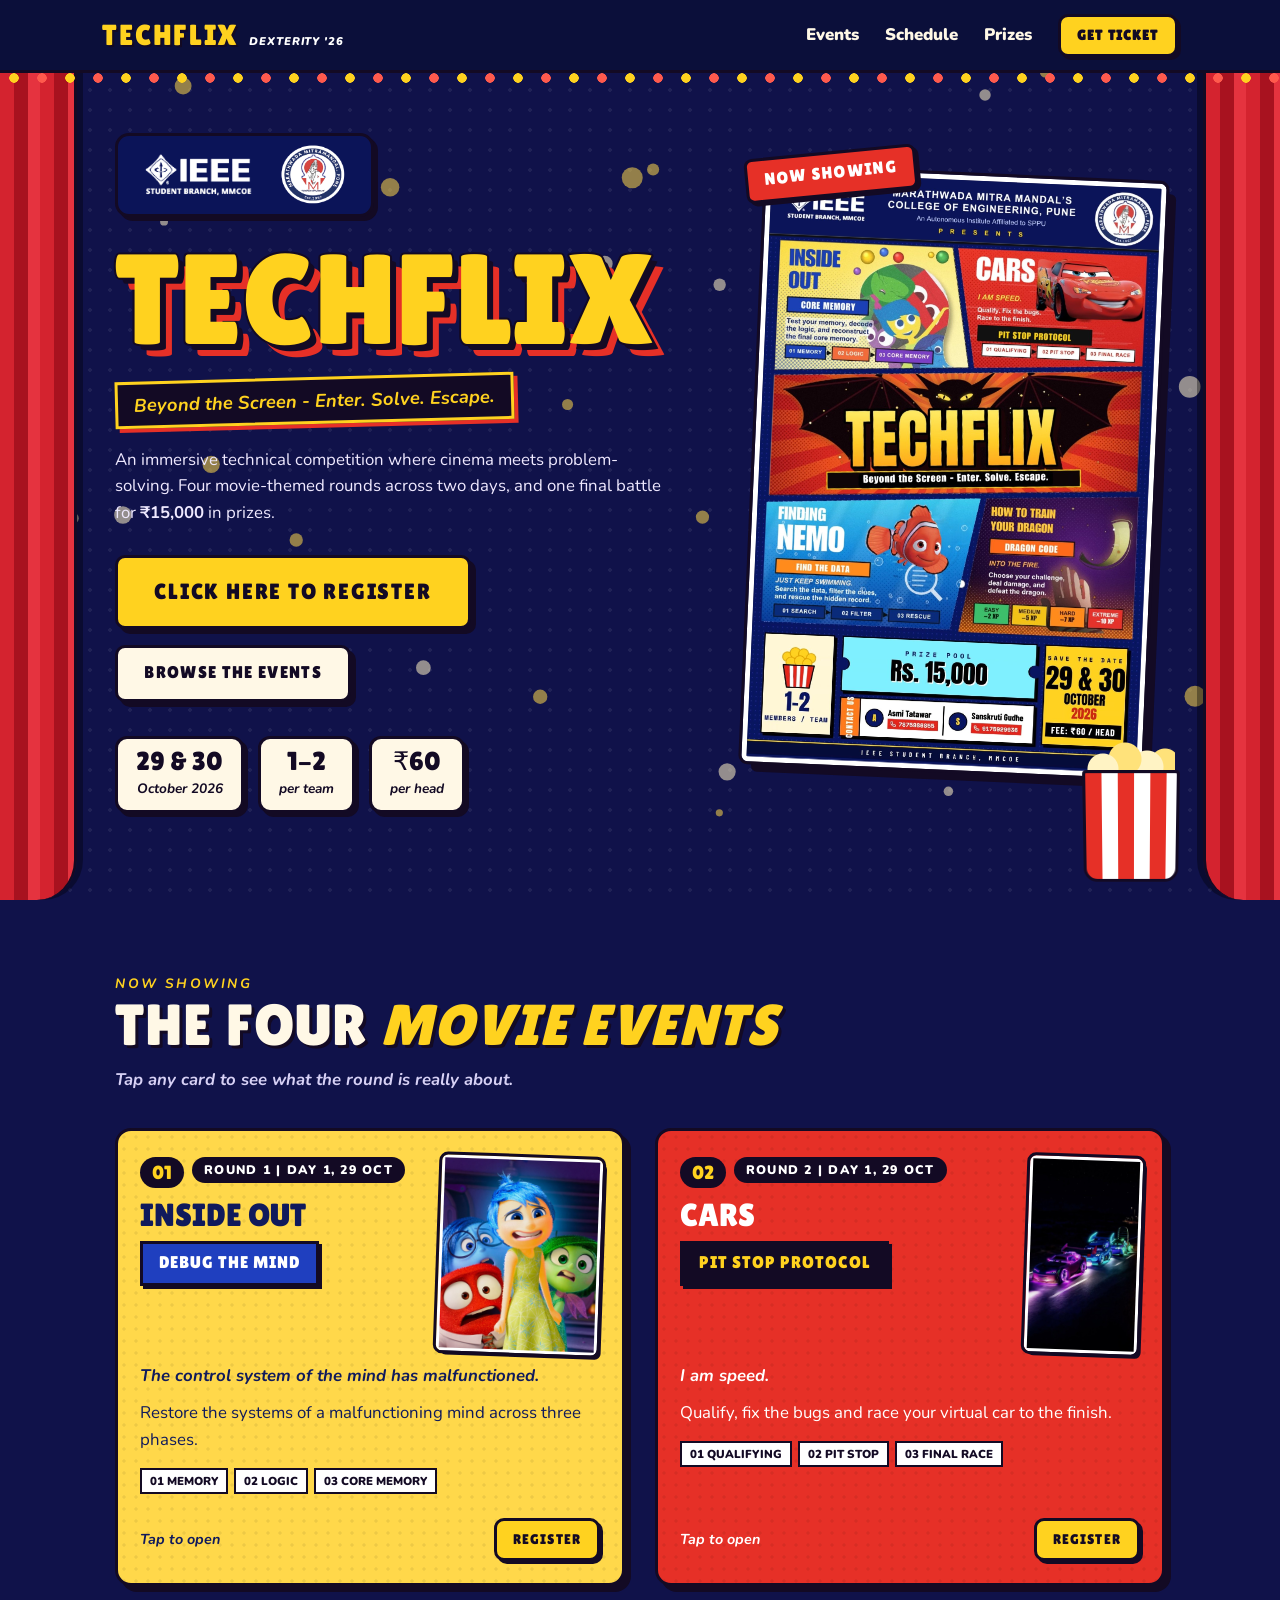
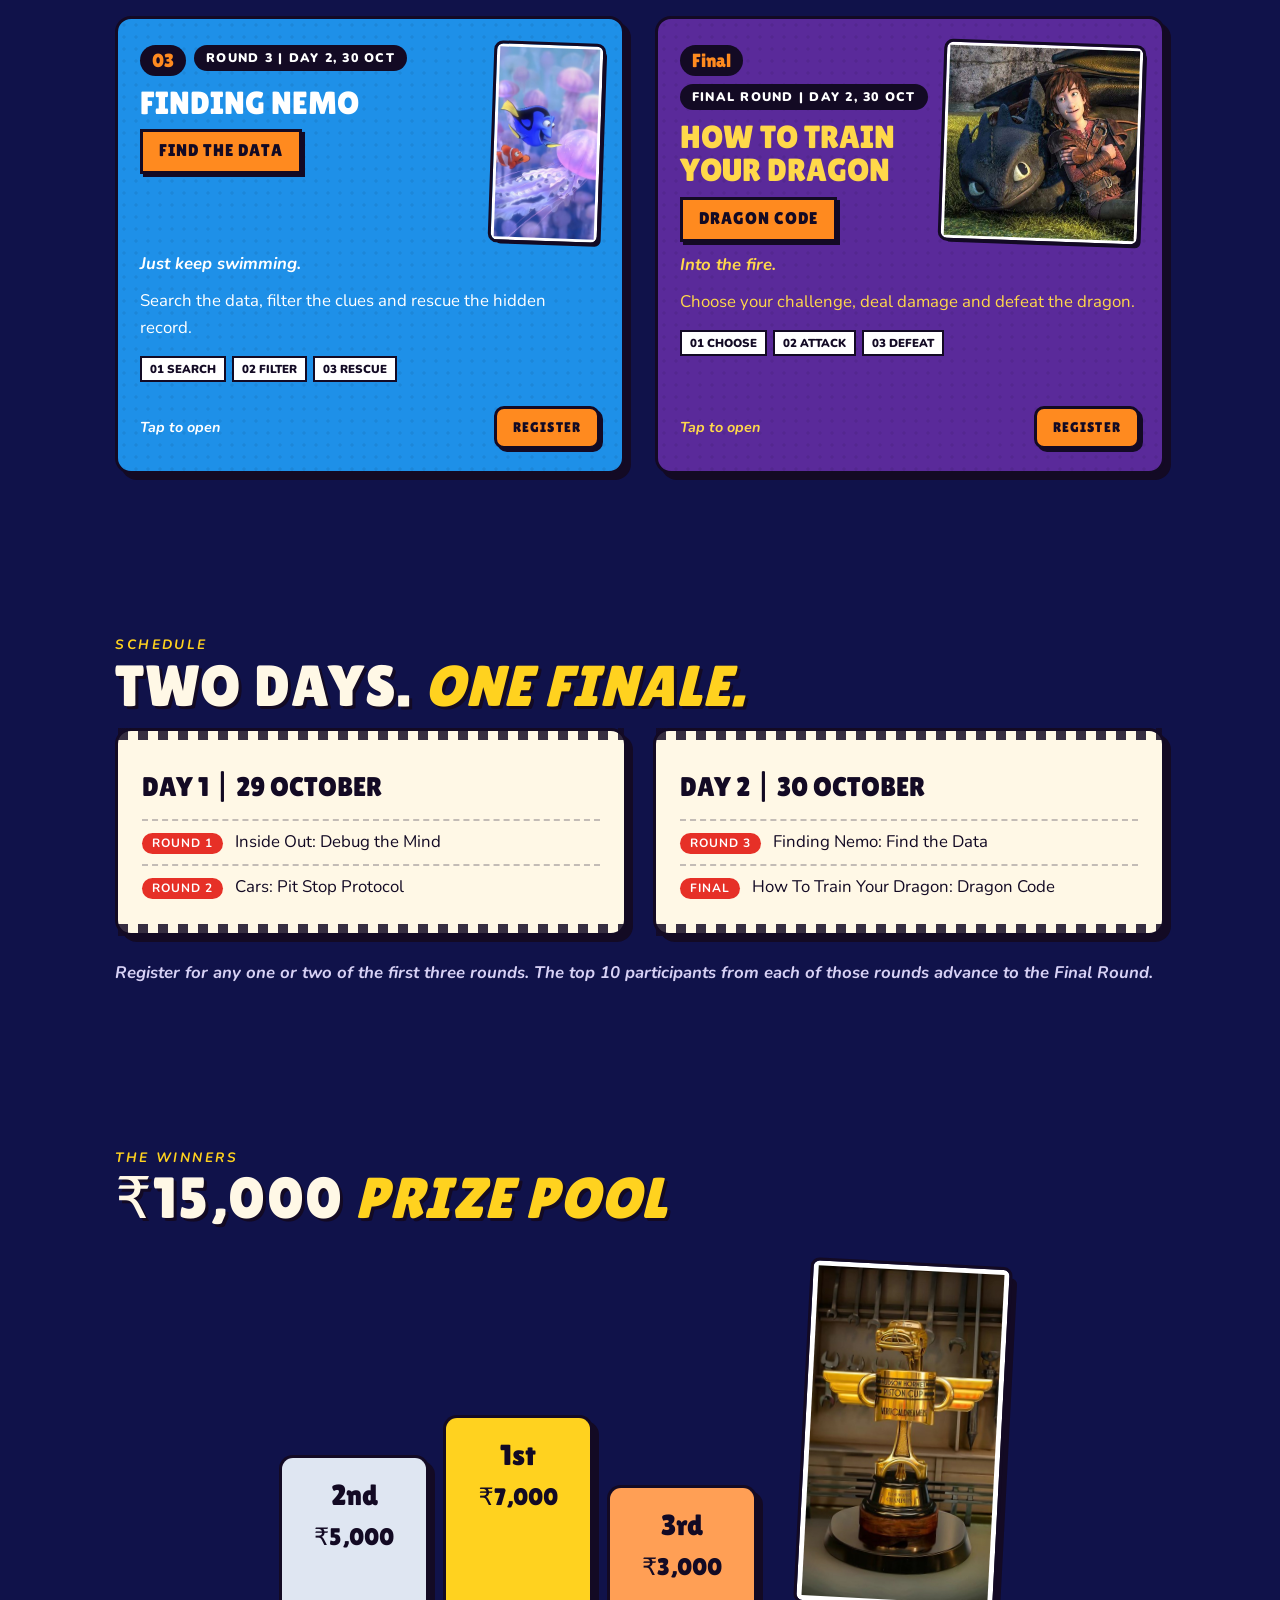
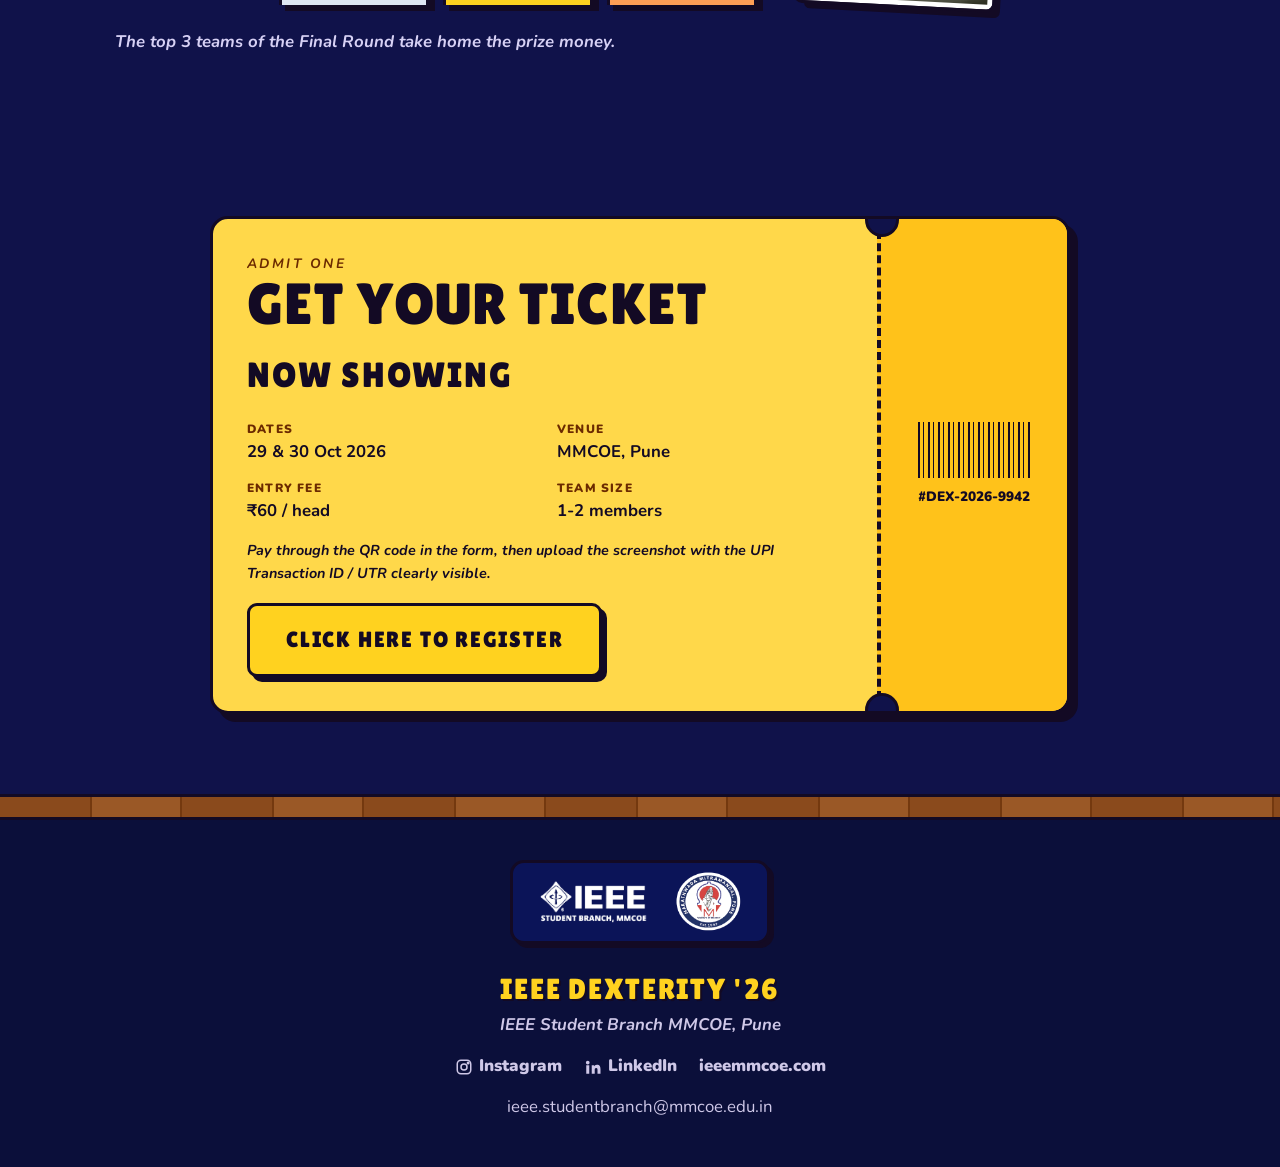
<file: index.html>
<!DOCTYPE html>
<html lang="en">
<head>
  <meta charset="UTF-8">
  <meta name="viewport" content="width=device-width, initial-scale=1.0">
  <title>TECHFLIX | IEEE DEXTERITY '26</title>
  <meta name="description" content="TECHFLIX: movie-themed technical competition at IEEE MMCOE DEXTERITY '26. 29 & 30 October 2026.">
  <link rel="stylesheet" href="assets/css/fonts.css">
  <link rel="stylesheet" href="assets/css/style.css">
</head>
<body>
  <main>
    <section class="hero">
      <div class="hero-text">
        <div class="orgs"><img src="assets/img/ieee-logo.png" alt="IEEE Student Branch MMCOE"><img src="assets/img/mmcoe-logo.png" alt="Marathwada Mitra Mandal's College of Engineering, Pune"></div>
        <h1>TECHFLIX</h1>
        <p class="ribbon tagline-ribbon it">Beyond the Screen - Enter. Solve. Escape.</p>
        <p class="lead">An immersive technical competition where cinema meets problem-solving. Four movie-themed rounds across two days, and one final battle for <strong>₹15,000</strong> in prizes.</p>
        <div class="cta-row">
          <a class="btn big reg-link" href="https://docs.google.com/forms/d/e/1FAIpQLSdHnumldXxSqn1RbnaxC2vwDBEiKSO1rny0v9AYiGeW88EguQ/viewform?usp=header" target="_blank" rel="noopener noreferrer">Click here to register</a>
          <a class="btn ghost" href="#events">Browse the events</a>
        </div>
        <ul class="meta">
          <li><b>29 &amp; 30</b><span>October 2026</span></li>
          <li><b>1-2</b><span>per team</span></li>
          <li><b>₹60</b><span>per head</span></li>
        </ul>
      </div>
      <a class="poster-wrap" href="assets/img/poster.jpg" target="_blank" rel="noopener" aria-label="Open the TECHFLIX poster">
        <span class="sticker">Now showing</span>
        <img class="poster" src="assets/img/poster.jpg" alt="TECHFLIX event poster">
      </a>
      <div class="bucket-wrap" aria-hidden="true"><div class="pop"></div><div class="bucket"></div></div>
    </section>

    <section id="events">
      <p class="eyebrow it">Now showing</p>
      <h2>The four <em>movie events</em></h2>
      <p class="sub it">Tap any card to see what the round is really about.</p>
      <div class="grid" id="cards"></div>
    </section>

    <section id="schedule">
      <p class="eyebrow it">Schedule</p>
      <h2>Two days. <em>One finale.</em></h2>
      <div class="days">
        <div class="day reveal"><h3>Day 1 | 29 October</h3><ul>
          <li><b>Round 1</b> Inside Out: Debug the Mind</li>
          <li><b>Round 2</b> Cars: Pit Stop Protocol</li></ul></div>
        <div class="day reveal"><h3>Day 2 | 30 October</h3><ul>
          <li><b>Round 3</b> Finding Nemo: Find the Data</li>
          <li><b>Final</b> How To Train Your Dragon: Dragon Code</li></ul></div>
      </div>
      <p class="rules it">Register for any one or two of the first three rounds. The top 10 participants from each of those rounds advance to the Final Round.</p>
    </section>

    <section id="prizes">
      <p class="eyebrow it">The winners</p>
      <h2>₹15,000 <em>prize pool</em></h2>
      <div class="prize-row reveal">
      <div class="podium">
        <div class="step s2"><b>2nd</b><span>₹5,000</span></div>
        <div class="step s1"><b>1st</b><span>₹7,000</span></div>
        <div class="step s3"><b>3rd</b><span>₹3,000</span></div>
      </div>
      <figure class="trophy"><img src="assets/img/piston-cup.jpg" alt="Piston Cup trophy" loading="lazy"></figure>
      </div>
      <p class="rules it">The top 3 teams of the Final Round take home the prize money.</p>
    </section>

    <section id="ticket">
      <div class="ticket reveal">
        <div class="main">
          <p class="eyebrow dark it">Admit one</p>
          <h2>Get your ticket</h2>
          <div id="countdown"></div>
          <dl class="facts">
            <div><dt>Dates</dt><dd>29 &amp; 30 Oct 2026</dd></div><div><dt>Venue</dt><dd>MMCOE, Pune</dd></div>
            <div><dt>Entry fee</dt><dd>₹60 / head</dd></div><div><dt>Team size</dt><dd>1-2 members</dd></div>
          </dl>
          <p class="note it">Pay through the QR code in the form, then upload the screenshot with the UPI Transaction ID / UTR clearly visible.</p>
          <a class="btn big reg-link" target="_blank" rel="noopener">Click here to register</a>
        </div>
        <div class="stub"><div><div class="barcode"></div><p>#DEX-2026-9942</p></div></div>
      </div>
    </section>
  </main>

  <script src="assets/js/events.js"></script>
  <script src="assets/js/art.js"></script>
  <script src="assets/js/common.js"></script>
  <script src="assets/js/home.js"></script>
</body>
</html>
</file>
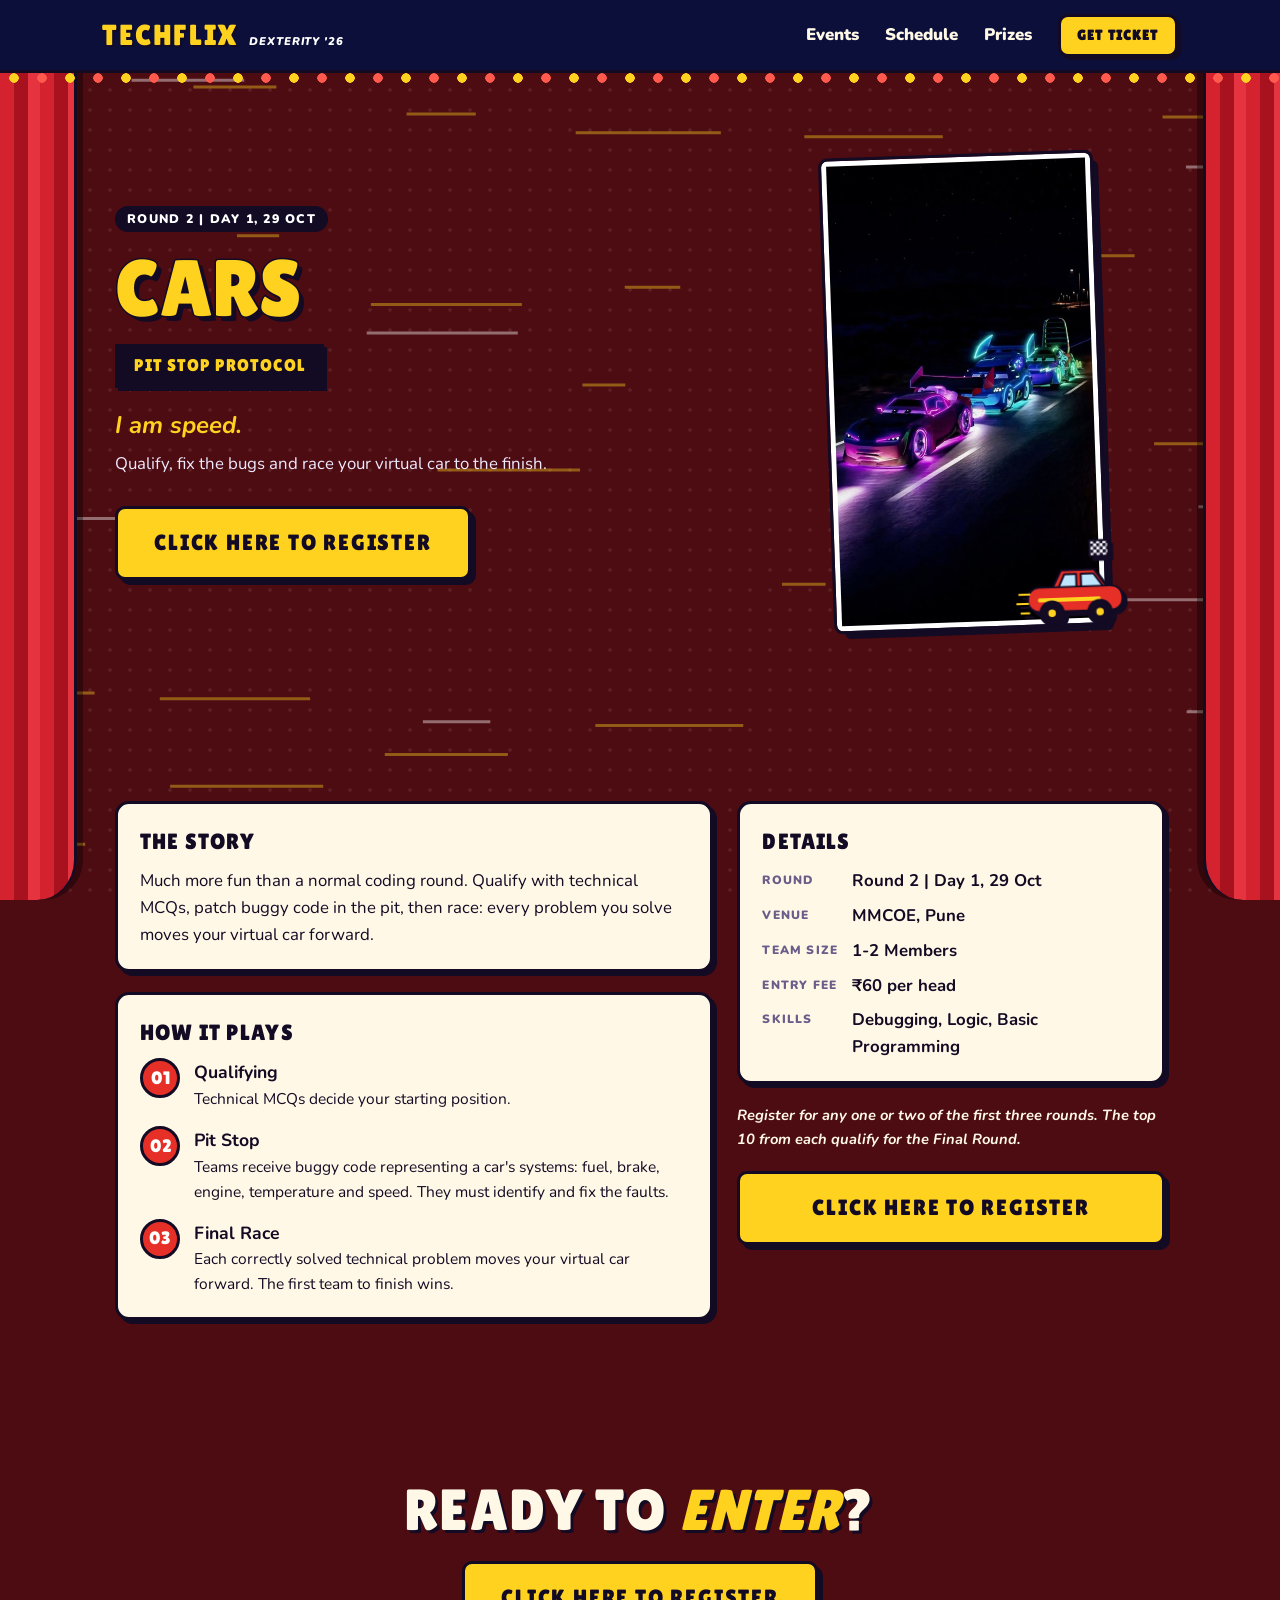
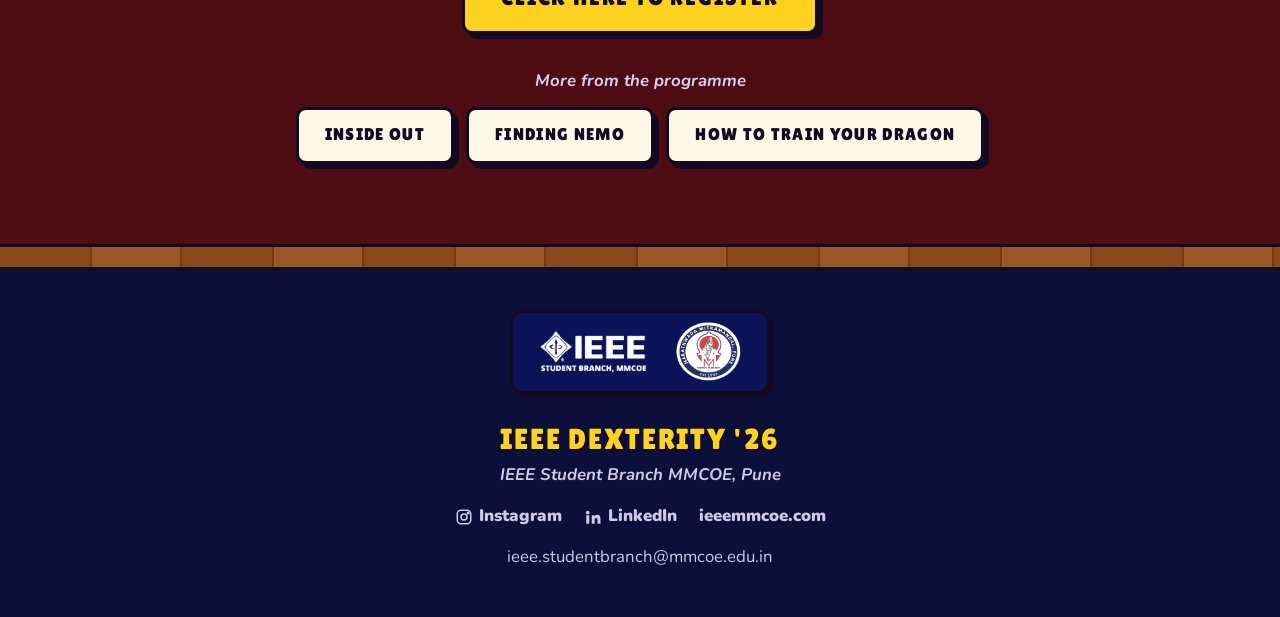
<file: cars.html>
<!DOCTYPE html>
<html lang="en">
<head>
  <meta charset="UTF-8">
  <meta name="viewport" content="width=device-width, initial-scale=1.0">
  <title>Cars | TECHFLIX</title>
  <link rel="stylesheet" href="assets/css/fonts.css">
  <link rel="stylesheet" href="assets/css/style.css">
</head>
<body data-event="cars">
  <main id="app"></main>
  <script src="assets/js/events.js"></script>
  <script src="assets/js/art.js"></script>
  <script src="assets/js/common.js"></script>
  <script src="assets/js/event.js"></script>
</body>
</html>
</file>
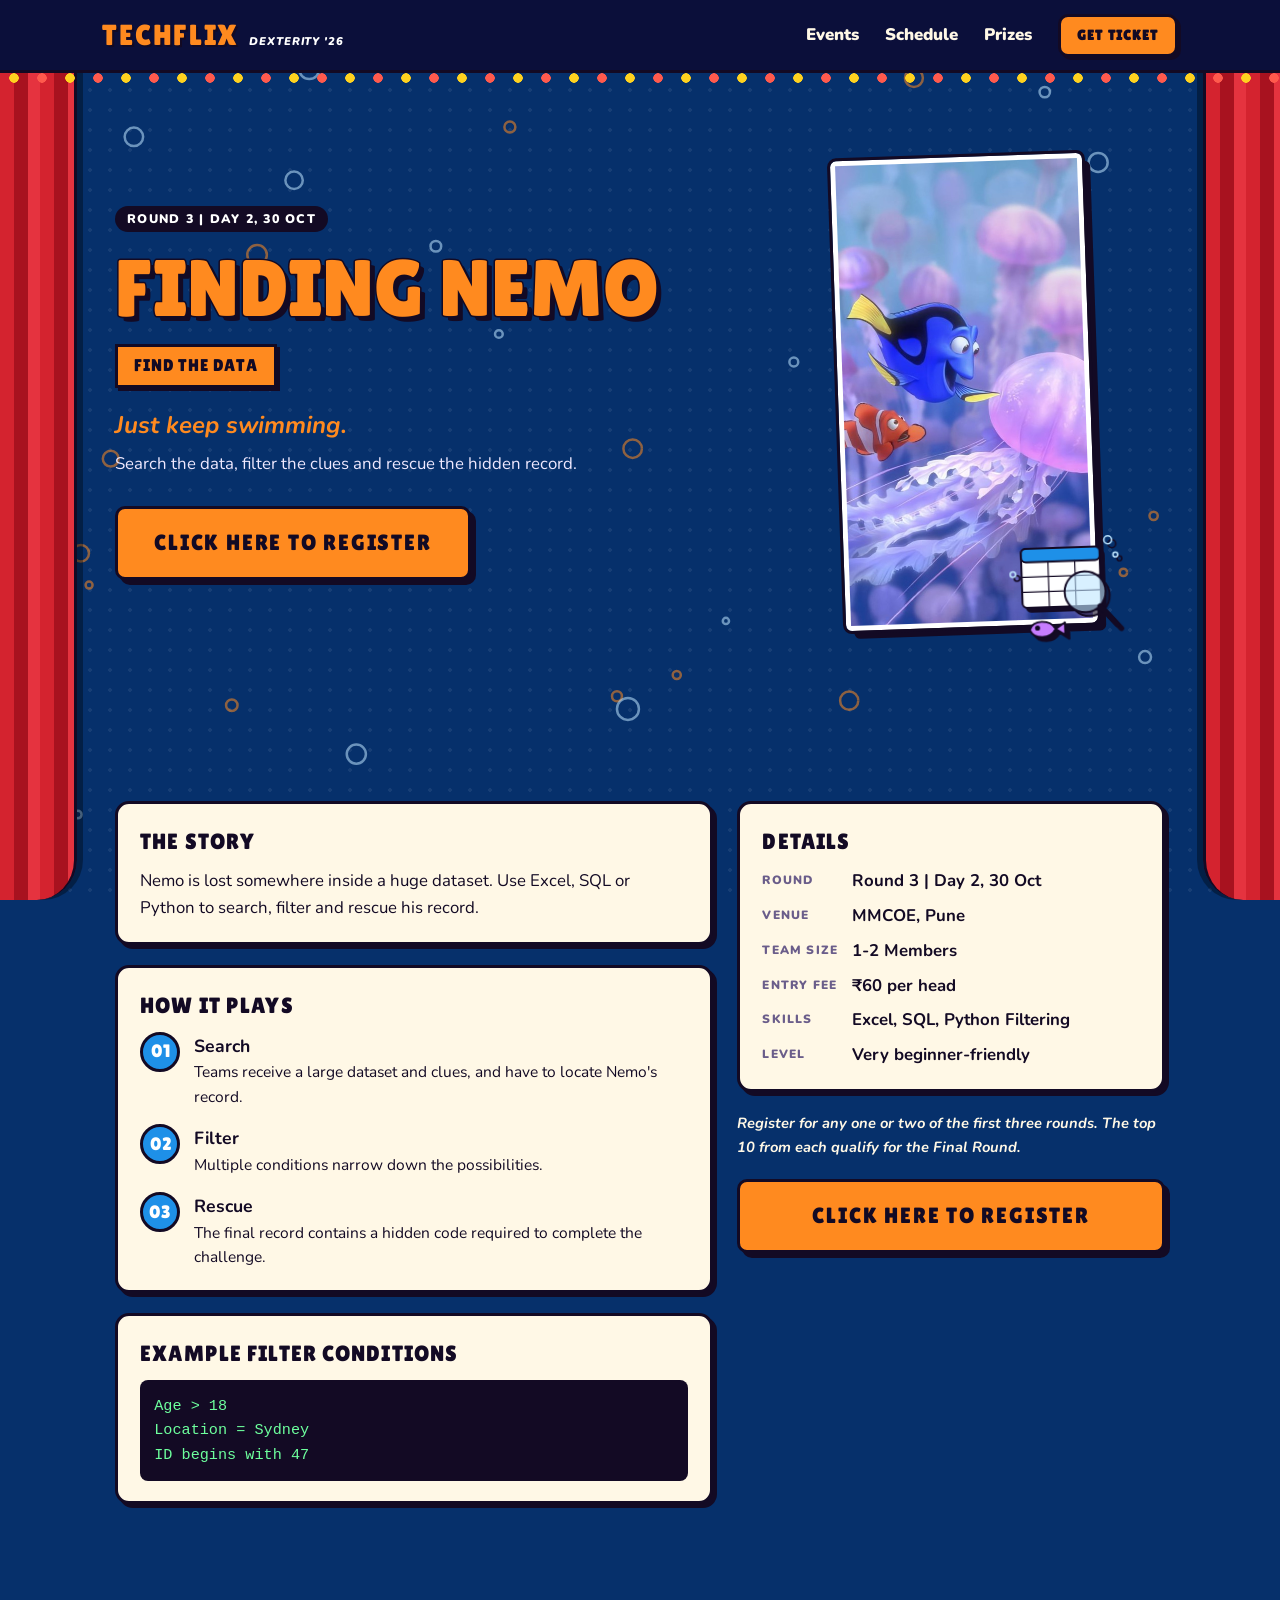
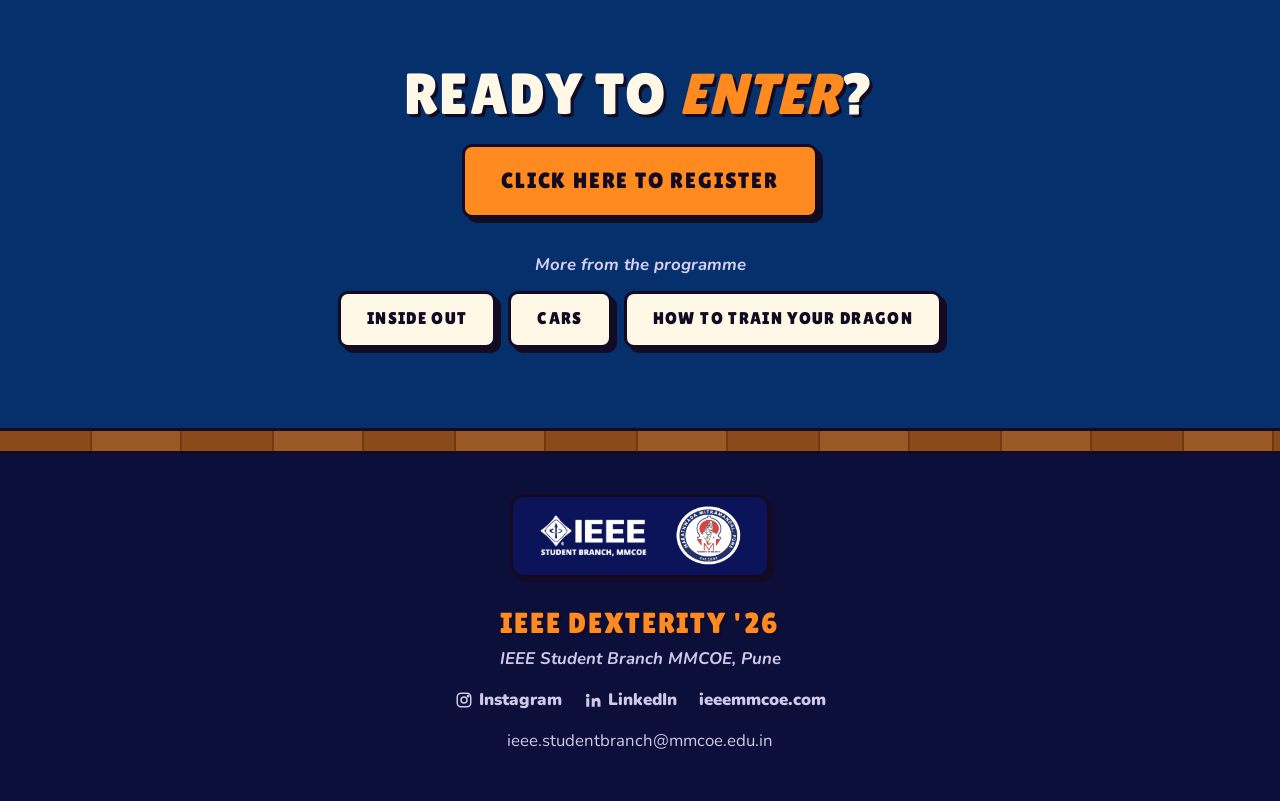
<file: findingnemo.html>
<!DOCTYPE html>
<html lang="en">
<head>
  <meta charset="UTF-8">
  <meta name="viewport" content="width=device-width, initial-scale=1.0">
  <title>Finding Nemo | TECHFLIX</title>
  <link rel="stylesheet" href="assets/css/fonts.css">
  <link rel="stylesheet" href="assets/css/style.css">
</head>
<body data-event="findingnemo">
  <main id="app"></main>
  <script src="assets/js/events.js"></script>
  <script src="assets/js/art.js"></script>
  <script src="assets/js/common.js"></script>
  <script src="assets/js/event.js"></script>
</body>
</html>
</file>
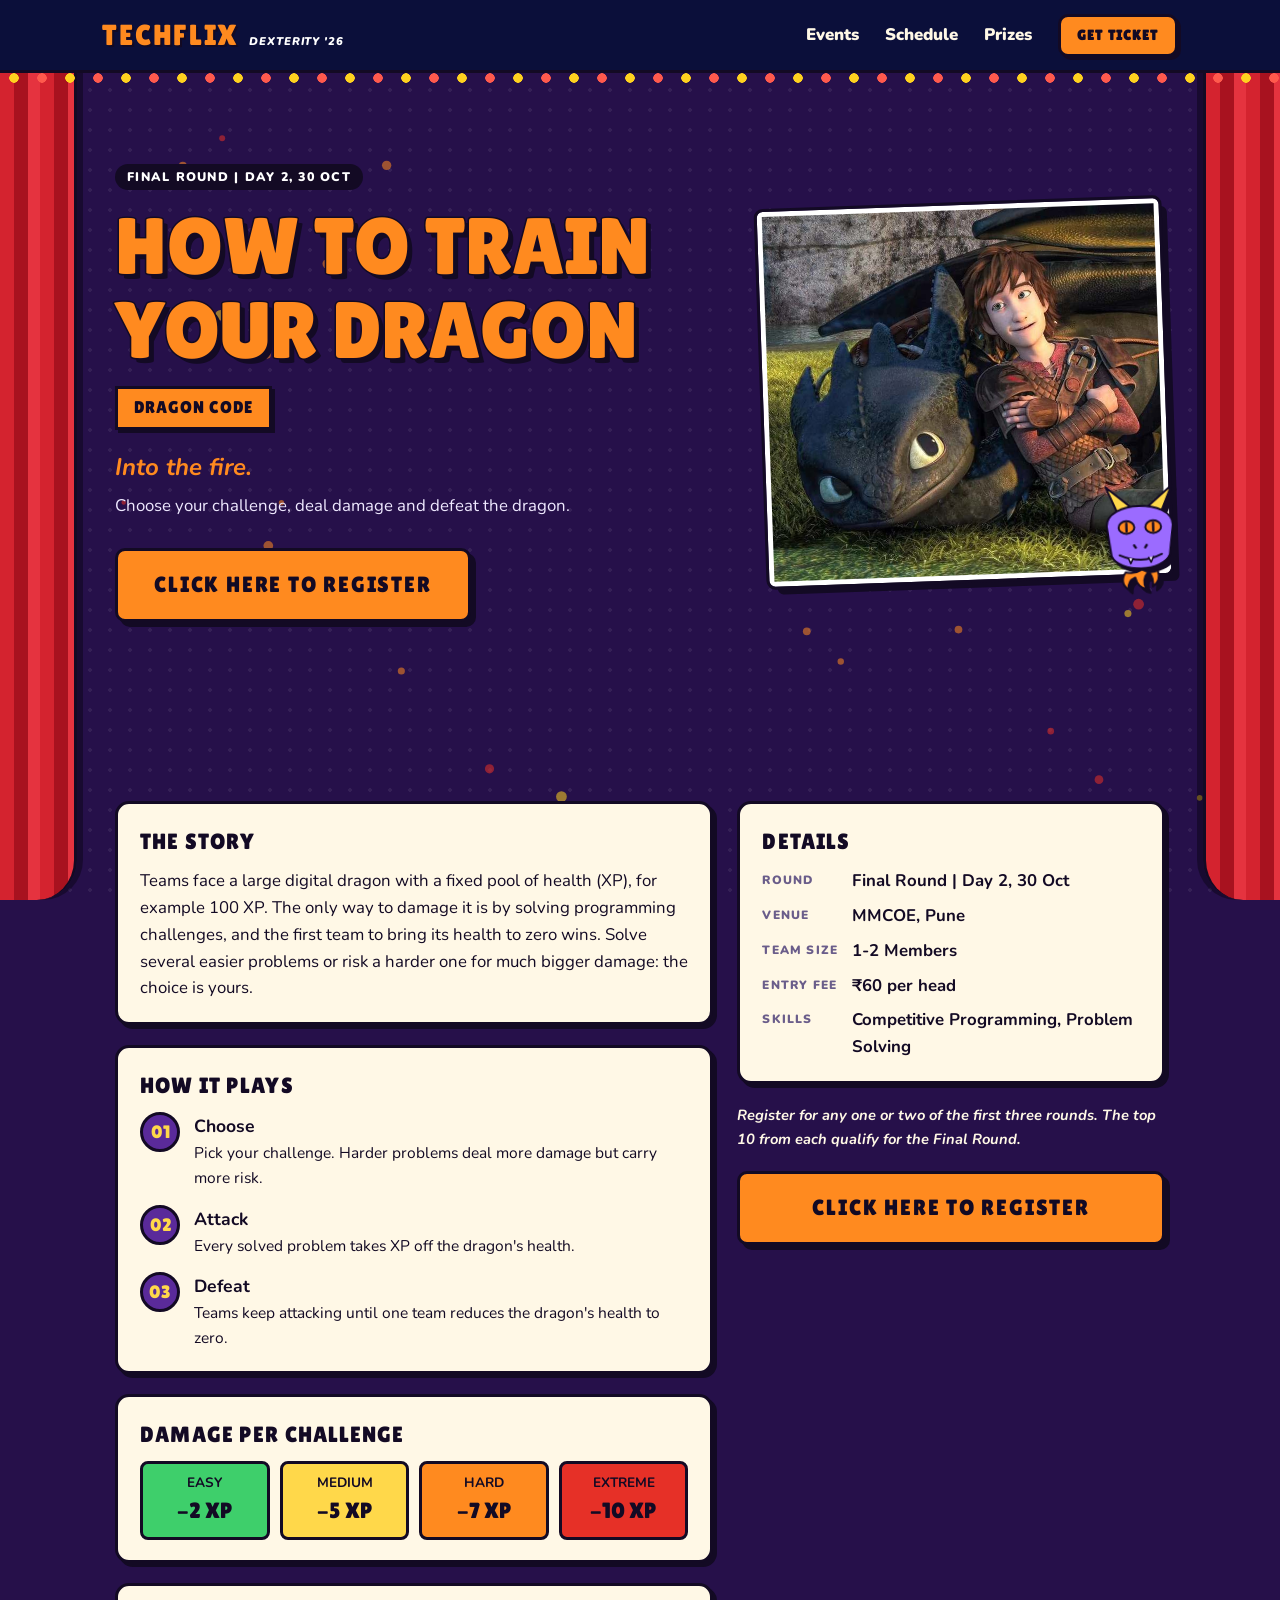
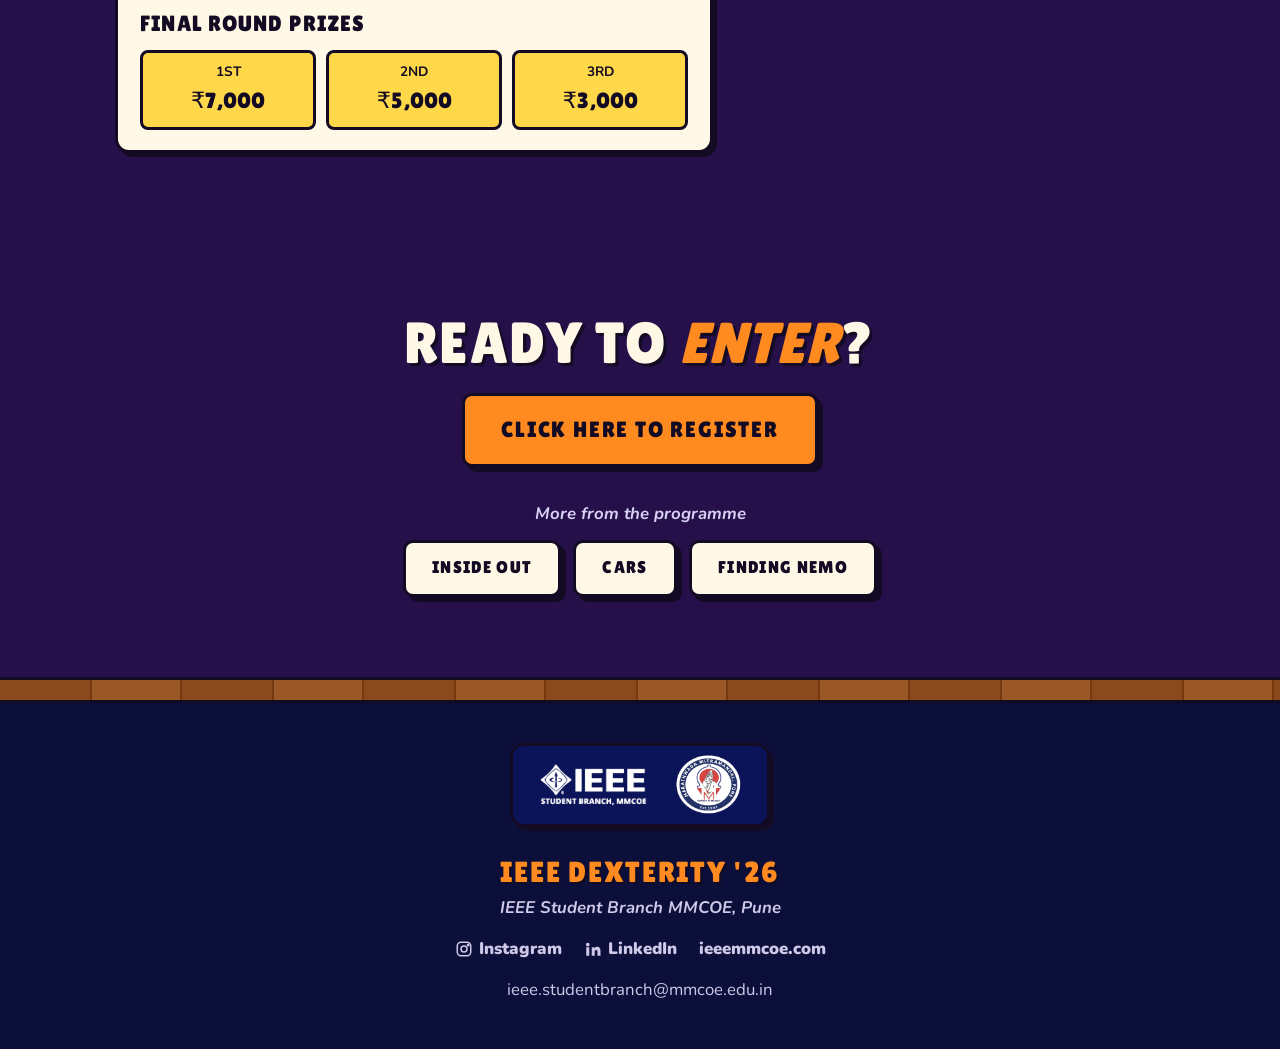
<file: howtotrainyourdragon.html>
<!DOCTYPE html>
<html lang="en">
<head>
  <meta charset="UTF-8">
  <meta name="viewport" content="width=device-width, initial-scale=1.0">
  <title>How To Train Your Dragon | TECHFLIX</title>
  <link rel="stylesheet" href="assets/css/fonts.css">
  <link rel="stylesheet" href="assets/css/style.css">
</head>
<body data-event="dragon">
  <main id="app"></main>
  <script src="assets/js/events.js"></script>
  <script src="assets/js/art.js"></script>
  <script src="assets/js/common.js"></script>
  <script src="assets/js/event.js"></script>
</body>
</html>
</file>
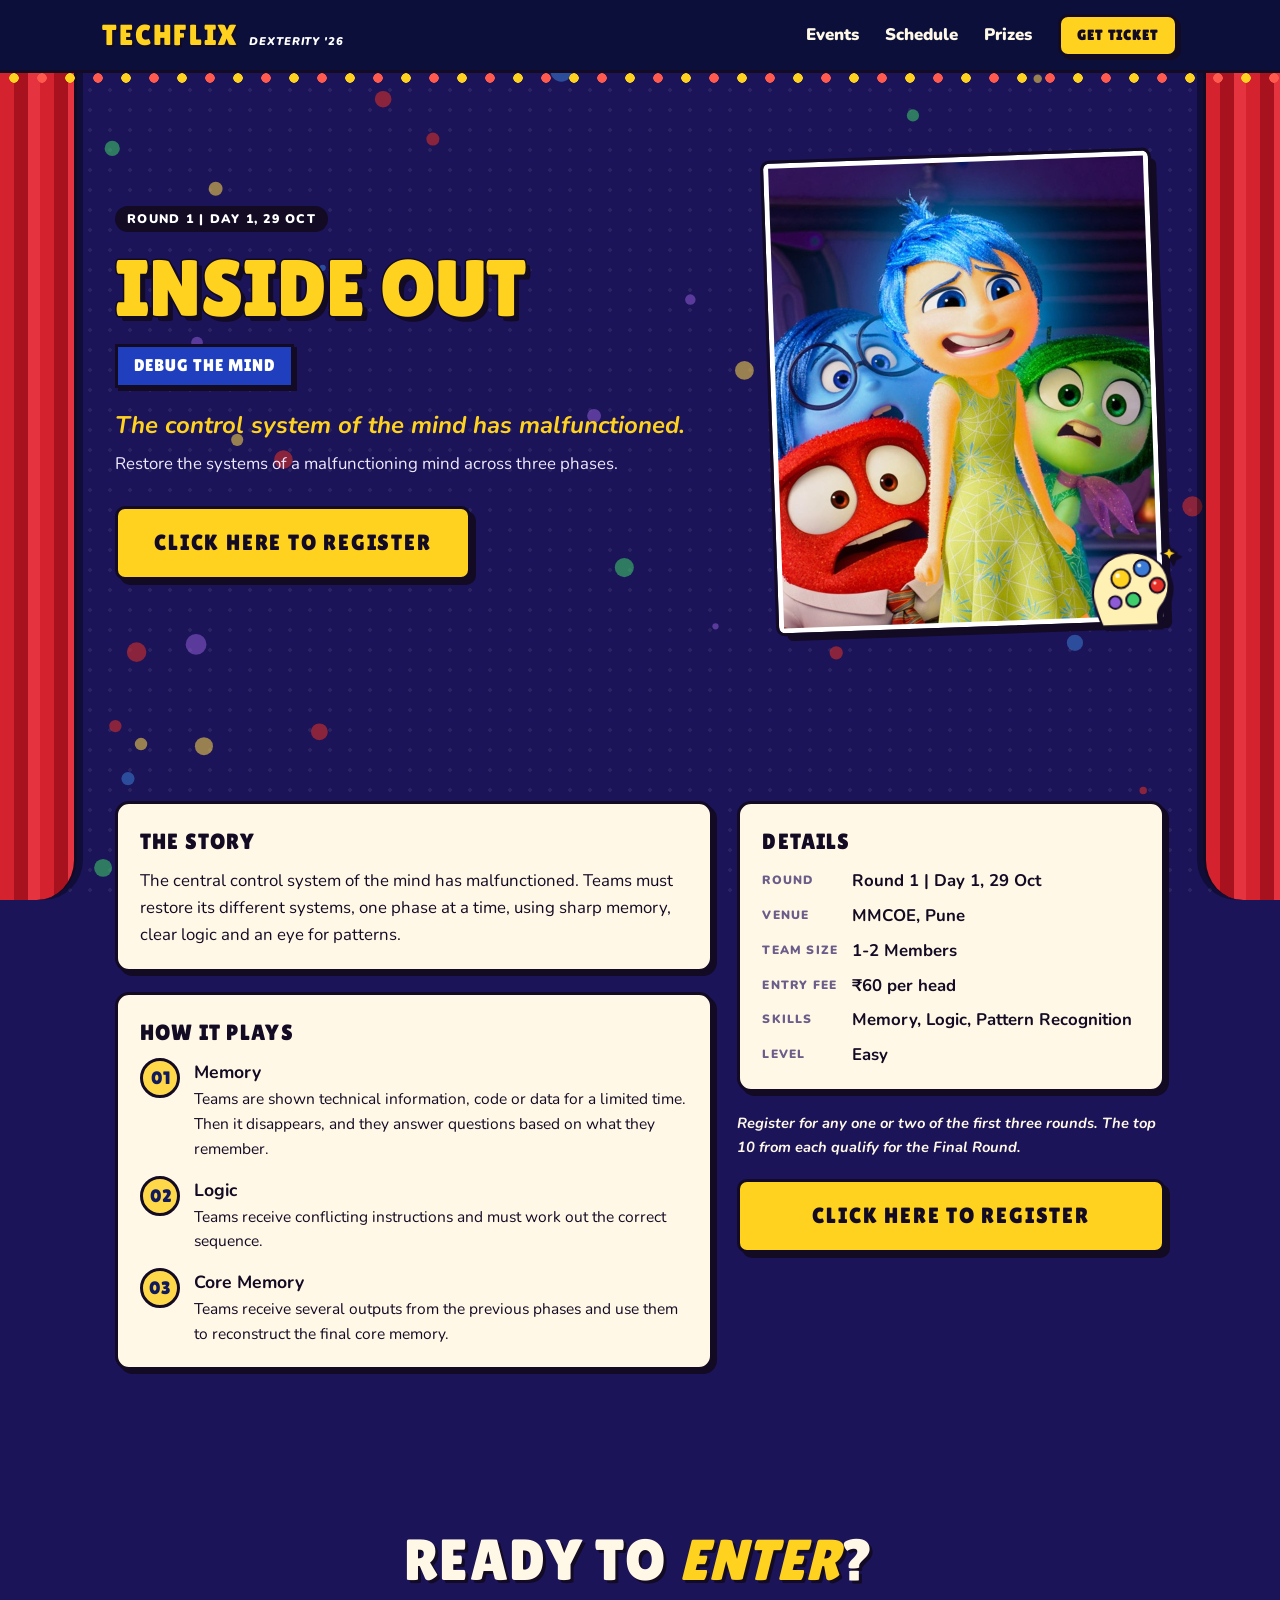
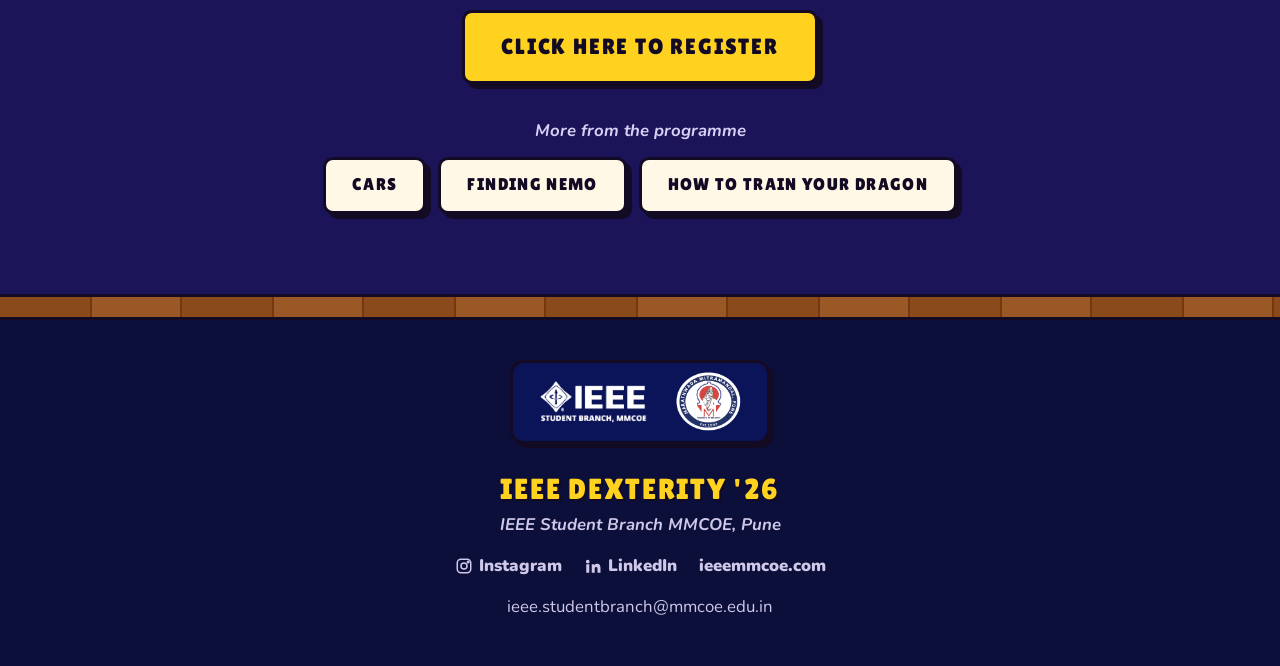
<file: insideout.html>
<!DOCTYPE html>
<html lang="en">
<head>
  <meta charset="UTF-8">
  <meta name="viewport" content="width=device-width, initial-scale=1.0">
  <title>Inside Out | TECHFLIX</title>
  <link rel="stylesheet" href="assets/css/fonts.css">
  <link rel="stylesheet" href="assets/css/style.css">
</head>
<body data-event="insideout">
  <main id="app"></main>
  <script src="assets/js/events.js"></script>
  <script src="assets/js/art.js"></script>
  <script src="assets/js/common.js"></script>
  <script src="assets/js/event.js"></script>
</body>
</html>
</file>
<file: assets/css/fonts.css>
/* Self-hosted fonts (Lilita One, Nunito), so the site works offline and without Google. */
@font-face{font-family:"Lilita One";font-style:normal;font-weight:400;font-display:swap;src:url("../fonts/lilita-one-latin-400-normal.woff2") format("woff2");unicode-range:U+0000-00FF,U+0131,U+0152-0153,U+02BB-02BC,U+02C6,U+02DA,U+02DC,U+0304,U+0308,U+0329,U+2000-206F,U+20AC,U+2122,U+2191,U+2193,U+2212,U+2215,U+FEFF,U+FFFD}
@font-face{font-family:"Nunito";font-style:normal;font-weight:400;font-display:swap;src:url("../fonts/nunito-latin-400-normal.woff2") format("woff2");unicode-range:U+0000-00FF,U+0131,U+0152-0153,U+02BB-02BC,U+02C6,U+02DA,U+02DC,U+0304,U+0308,U+0329,U+2000-206F,U+20AC,U+2122,U+2191,U+2193,U+2212,U+2215,U+FEFF,U+FFFD}
@font-face{font-family:"Nunito";font-style:normal;font-weight:700;font-display:swap;src:url("../fonts/nunito-latin-700-normal.woff2") format("woff2");unicode-range:U+0000-00FF,U+0131,U+0152-0153,U+02BB-02BC,U+02C6,U+02DA,U+02DC,U+0304,U+0308,U+0329,U+2000-206F,U+20AC,U+2122,U+2191,U+2193,U+2212,U+2215,U+FEFF,U+FFFD}
@font-face{font-family:"Nunito";font-style:normal;font-weight:900;font-display:swap;src:url("../fonts/nunito-latin-900-normal.woff2") format("woff2");unicode-range:U+0000-00FF,U+0131,U+0152-0153,U+02BB-02BC,U+02C6,U+02DA,U+02DC,U+0304,U+0308,U+0329,U+2000-206F,U+20AC,U+2122,U+2191,U+2193,U+2212,U+2215,U+FEFF,U+FFFD}
@font-face{font-family:"Nunito";font-style:italic;font-weight:700;font-display:swap;src:url("../fonts/nunito-latin-700-italic.woff2") format("woff2");unicode-range:U+0000-00FF,U+0131,U+0152-0153,U+02BB-02BC,U+02C6,U+02DA,U+02DC,U+0304,U+0308,U+0329,U+2000-206F,U+20AC,U+2122,U+2191,U+2193,U+2212,U+2215,U+FEFF,U+FFFD}
@font-face{font-family:"Nunito";font-style:italic;font-weight:900;font-display:swap;src:url("../fonts/nunito-latin-900-italic.woff2") format("woff2");unicode-range:U+0000-00FF,U+0131,U+0152-0153,U+02BB-02BC,U+02C6,U+02DA,U+02DC,U+0304,U+0308,U+0329,U+2000-206F,U+20AC,U+2122,U+2191,U+2193,U+2212,U+2215,U+FEFF,U+FFFD}
@font-face{font-family:"Lilita One";font-style:normal;font-weight:400;font-display:swap;src:url("../fonts/lilita-one-latin-ext-400-normal.woff2") format("woff2");unicode-range:U+0100-02BA,U+02BD-02C5,U+02C7-02CC,U+02CE-02D7,U+02DD-02FF,U+0304,U+0308,U+0329,U+1D00-1DBF,U+1E00-1E9F,U+1EF2-1EFF,U+2020,U+20A0-20AB,U+20AD-20C0,U+2113,U+2C60-2C7F,U+A720-A7FF}
@font-face{font-family:"Nunito";font-style:normal;font-weight:400;font-display:swap;src:url("../fonts/nunito-latin-ext-400-normal.woff2") format("woff2");unicode-range:U+0100-02BA,U+02BD-02C5,U+02C7-02CC,U+02CE-02D7,U+02DD-02FF,U+0304,U+0308,U+0329,U+1D00-1DBF,U+1E00-1E9F,U+1EF2-1EFF,U+2020,U+20A0-20AB,U+20AD-20C0,U+2113,U+2C60-2C7F,U+A720-A7FF}
@font-face{font-family:"Nunito";font-style:normal;font-weight:700;font-display:swap;src:url("../fonts/nunito-latin-ext-700-normal.woff2") format("woff2");unicode-range:U+0100-02BA,U+02BD-02C5,U+02C7-02CC,U+02CE-02D7,U+02DD-02FF,U+0304,U+0308,U+0329,U+1D00-1DBF,U+1E00-1E9F,U+1EF2-1EFF,U+2020,U+20A0-20AB,U+20AD-20C0,U+2113,U+2C60-2C7F,U+A720-A7FF}
@font-face{font-family:"Nunito";font-style:normal;font-weight:900;font-display:swap;src:url("../fonts/nunito-latin-ext-900-normal.woff2") format("woff2");unicode-range:U+0100-02BA,U+02BD-02C5,U+02C7-02CC,U+02CE-02D7,U+02DD-02FF,U+0304,U+0308,U+0329,U+1D00-1DBF,U+1E00-1E9F,U+1EF2-1EFF,U+2020,U+20A0-20AB,U+20AD-20C0,U+2113,U+2C60-2C7F,U+A720-A7FF}
@font-face{font-family:"Nunito";font-style:italic;font-weight:700;font-display:swap;src:url("../fonts/nunito-latin-ext-700-italic.woff2") format("woff2");unicode-range:U+0100-02BA,U+02BD-02C5,U+02C7-02CC,U+02CE-02D7,U+02DD-02FF,U+0304,U+0308,U+0329,U+1D00-1DBF,U+1E00-1E9F,U+1EF2-1EFF,U+2020,U+20A0-20AB,U+20AD-20C0,U+2113,U+2C60-2C7F,U+A720-A7FF}
@font-face{font-family:"Nunito";font-style:italic;font-weight:900;font-display:swap;src:url("../fonts/nunito-latin-ext-900-italic.woff2") format("woff2");unicode-range:U+0100-02BA,U+02BD-02C5,U+02C7-02CC,U+02CE-02D7,U+02DD-02FF,U+0304,U+0308,U+0329,U+1D00-1DBF,U+1E00-1E9F,U+1EF2-1EFF,U+2020,U+20A0-20AB,U+20AD-20C0,U+2113,U+2C60-2C7F,U+A720-A7FF}
</file>
<file: assets/css/style.css>
:root {
  --bg: #10124a;
  --c1: #ffd21f;
  --c2: #e63027;
  --card: #ffd84a;
  --card-ink: #101a5c;
  --ribbon: #1f3fbf;
  --ribbon-ink: #fff;
  --ink: #130a24;
  --paper: #fff8e6;
  --text: #fff8e6;
  --display: "Lilita One", "Arial Rounded MT Bold", system-ui, sans-serif;
  --body: "Nunito", system-ui, sans-serif;
  --outline: 3px solid var(--ink);
  --pop: 6px 6px 0 var(--ink);
}
* { box-sizing: border-box; margin: 0; padding: 0; }
html { scroll-behavior: smooth; scroll-padding-top: 90px; }
body {
  background: var(--bg); color: var(--text); font-family: var(--body);
  font-size: 1.05rem; line-height: 1.6; min-height: 100vh; overflow-x: hidden;
}
body::before { /* comic halftone dots on a solid colour */
  content: ""; position: fixed; inset: 0; z-index: -2; pointer-events: none;
  background: radial-gradient(rgba(255,255,255,.07) 1.6px, transparent 1.8px) 0 0 / 20px 20px;
}
a { color: inherit; text-decoration: none; }
img { max-width: 100%; display: block; }
main { position: relative; z-index: 1; }
.it { font-style: italic; font-weight: 700; }
em { font-style: italic; color: var(--c1); }
#bg { position: fixed; inset: 0; z-index: -1; width: 100%; height: 100%; pointer-events: none; }

/* ---- Theatre curtains (open on load, then stay as side drapes) ---- */
.curtain {
  position: fixed; top: 0; bottom: 0; width: clamp(34px, 6vw, 90px); z-index: 2; pointer-events: none;
  background: repeating-linear-gradient(90deg, #d4232f 0 14px, #a8121f 14px 28px, #e5333f 28px 40px);
  animation: open 2.4s .3s cubic-bezier(.7, 0, .2, 1) backwards;
}
.curtain.l { left: 0; border-right: var(--outline); box-shadow: 6px 0 0 rgba(0,0,0,.35); border-radius: 0 0 40px 0; }
.curtain.r { right: 0; border-left: var(--outline); box-shadow: -6px 0 0 rgba(0,0,0,.35); border-radius: 0 0 0 40px; }
@keyframes open { from { width: 52vw; } }

/* ---- Nav ---- */
.nav {
  position: sticky; top: 0; z-index: 20; display: flex; justify-content: space-between; align-items: center;
  padding: 12px clamp(40px, 8vw, 110px); background: #0b0f3a; border-bottom: var(--outline);
}
.brand { font-family: var(--display); font-size: 1.8rem; letter-spacing: .06em; color: var(--c1);
  text-shadow: 2px 2px 0 var(--ink); display: flex; align-items: baseline; gap: 10px; }
.brand small { font-family: var(--body); font-style: italic; font-weight: 900; font-size: .7rem; color: #fff; letter-spacing: .08em; text-shadow: none; }
.nav ul { display: flex; gap: 26px; list-style: none; align-items: center; font-weight: 800; }
.nav ul a:not(.btn):hover { color: var(--c1); }
.lights { position: absolute; left: 0; right: 0; top: 100%; height: 16px; pointer-events: none; }
.lights::before, .lights::after { content: ""; position: absolute; inset: 0; animation: blink 1.2s steps(1) infinite; }
.lights::before { background: radial-gradient(circle 5px at 14px 8px, #ffd21f 90%, transparent) 0 0 / 56px 16px repeat-x; }
.lights::after { background: radial-gradient(circle 5px at 42px 8px, #ff5a4d 90%, transparent) 0 0 / 56px 16px repeat-x; animation-delay: -.6s; }
@keyframes blink { 50% { opacity: .25; } }

/* ---- Buttons ---- */
.btn {
  display: inline-block; font-family: var(--display); text-transform: uppercase; letter-spacing: .08em;
  font-size: 1.05rem; padding: 12px 26px; color: var(--ink); background: var(--c1); cursor: pointer;
  border: var(--outline); border-radius: 10px; box-shadow: 5px 5px 0 var(--ink);
  transition: transform .15s, box-shadow .15s;
}
.btn:hover { transform: translate(-2px, -2px) rotate(-1deg); box-shadow: 8px 8px 0 var(--ink); }
.btn:active { transform: translate(3px, 3px); box-shadow: 2px 2px 0 var(--ink); }
.btn.big { font-size: 1.4rem; padding: 16px 36px; }
.btn.sm { font-size: .9rem; padding: 7px 16px; box-shadow: 3px 3px 0 var(--ink); }
.btn.ghost { background: var(--paper); }

/* ---- Common blocks ---- */
section { padding: 80px clamp(48px, 9vw, 130px); max-width: 1320px; margin: 0 auto; }
h2 { font-family: var(--display); font-weight: 400; text-transform: uppercase; letter-spacing: .02em;
  font-size: clamp(2.2rem, 5vw, 3.6rem); line-height: 1.05; margin-bottom: 12px; text-shadow: 3px 3px 0 var(--ink); }
.eyebrow { color: var(--c1); letter-spacing: .18em; text-transform: uppercase; font-size: .85rem; }
.eyebrow.dark { color: #6b2a00; }
.sub { color: #d7d1f5; margin-bottom: 34px; }
.ribbon { display: inline-block; font-family: var(--display); text-transform: uppercase; letter-spacing: .06em;
  background: var(--ribbon); color: var(--ribbon-ink); padding: 6px 16px; border: var(--outline); box-shadow: 3px 3px 0 var(--ink); }
.chip-round { display: inline-block; font-weight: 900; font-size: .78rem; letter-spacing: .1em; text-transform: uppercase;
  padding: 3px 12px; border-radius: 999px; background: var(--ink); color: #fff; }
.reveal { opacity: 0; transform: translateY(26px); transition: opacity .6s, transform .6s; }
.reveal.in { opacity: 1; transform: none; }

/* ---- Hero ---- */
.hero { display: grid; grid-template-columns: 1.15fr .85fr; gap: 56px; align-items: center; min-height: 90vh; position: relative; padding-top: 60px; }
.presents { color: var(--c1); letter-spacing: .12em; text-transform: uppercase; font-size: .9rem; }
.hero h1 { font-family: var(--display); font-weight: 400; font-size: clamp(3.8rem, 11vw, 8rem); line-height: 1;
  color: var(--c1); -webkit-text-stroke: 4px var(--ink); paint-order: stroke fill;
  text-shadow: 6px 6px 0 var(--ink), 12px 12px 0 var(--c2); animation: pop 1s 1.2s cubic-bezier(.3, 1.6, .5, 1) backwards; }
@keyframes pop { from { transform: scale(.3) rotate(-8deg); opacity: 0; } }
.tagline-ribbon { background: var(--ink); color: var(--c1); border-color: var(--c1); font-family: var(--body); font-size: 1.15rem;
  text-transform: none; letter-spacing: 0; transform: rotate(-1.5deg); margin: 14px 0 22px; box-shadow: 4px 4px 0 var(--c2); }
.lead { max-width: 560px; color: #efe9ff; margin-bottom: 28px; }
.cta-row { display: flex; gap: 16px; flex-wrap: wrap; }
.meta { display: flex; gap: 14px; list-style: none; margin-top: 34px; flex-wrap: wrap; }
.meta li { background: var(--paper); color: var(--ink); border: var(--outline); border-radius: 12px; padding: 8px 18px;
  box-shadow: 4px 4px 0 var(--ink); text-align: center; }
.meta b { display: block; font-family: var(--display); font-weight: 400; font-size: 1.6rem; line-height: 1.1; }
.meta span { font-style: italic; font-weight: 700; font-size: .85rem; }
.poster-wrap { position: relative; display: block; max-width: 400px; justify-self: center; transform: rotate(2.5deg); transition: transform .3s; }
.poster-wrap:hover { transform: rotate(0) scale(1.03); }
.poster { border: 5px solid #fff; outline: var(--outline); border-radius: 6px; box-shadow: 10px 10px 0 var(--ink); background: var(--paper); }
.sticker { position: absolute; top: -18px; left: -22px; z-index: 2; font-family: var(--display); letter-spacing: .08em; text-transform: uppercase;
  background: var(--c2); color: #fff; padding: 6px 16px; border: var(--outline); border-radius: 8px; transform: rotate(-8deg); box-shadow: 3px 3px 0 var(--ink); }

/* Popcorn bucket, drawn in CSS */
.bucket-wrap { position: absolute; right: calc(6vw + 24px); bottom: 10px; width: 96px; animation: jump 1.1s 1s backwards cubic-bezier(.3, 1.4, .5, 1); }
@keyframes jump { 0% { transform: translateY(190px) rotate(-18deg); opacity: 0; } 100% { transform: none; opacity: 1; } }
.bucket { height: 112px; border: var(--outline); clip-path: none; border-radius: 4px 4px 14px 14px;
  background: repeating-linear-gradient(90deg, #e63027 0 16px, #fff 16px 32px); transform: perspective(200px) rotateX(-4deg); }
.pop { height: 46px; margin: 0 4px -14px; background:
  radial-gradient(circle at 16px 30px, #fff3c4 15px, transparent 16px), radial-gradient(circle at 38px 20px, #ffe27a 16px, transparent 17px),
  radial-gradient(circle at 60px 28px, #fff3c4 16px, transparent 17px), radial-gradient(circle at 78px 24px, #ffe27a 14px, transparent 15px); }
.kernel { position: fixed; z-index: 30; width: 14px; height: 14px; border-radius: 50%; pointer-events: none;
  background: radial-gradient(circle at 35% 35%, #fffbe6, #f4d77a); border: 2px solid var(--ink); animation: fly 2.6s ease-in forwards; }
@keyframes fly { 45% { transform: translate(calc(var(--x) * .6), var(--y)); } 100% { transform: translate(var(--x), 45vh) rotate(540deg); opacity: 0; } }

/* ---- Event cards ---- */
.grid { display: grid; grid-template-columns: repeat(2, 1fr); gap: 30px; }
.card { position: relative; background: var(--card); color: var(--card-ink); border: var(--outline); border-radius: 16px;
  box-shadow: var(--pop); padding: 26px 22px 22px; display: flex; flex-direction: column; gap: 10px; cursor: pointer; overflow: hidden;
  transition: transform .2s, box-shadow .2s, opacity .6s; }
.card::before { content: ""; position: absolute; inset: 0; pointer-events: none; opacity: .5;
  background: radial-gradient(rgba(0,0,0,.14) 1.5px, transparent 1.7px) 0 0 / 12px 12px; }
.card > * { position: relative; }
.card:hover, .card:focus-visible { transform: translate(-3px, -6px) rotate(-1deg); box-shadow: 10px 12px 0 var(--ink); outline: none; }
.card h3 { font-family: var(--display); font-weight: 400; font-size: 2rem; line-height: 1.05; text-transform: uppercase; }
.card .num { font-family: var(--display); font-size: 1.2rem; background: var(--ink);
  color: var(--c1); padding: 0 12px; border-radius: 999px; }
.card .ribbon { align-self: flex-start; }
.card .chip-round { align-self: flex-start; }
.steps { list-style: none; display: flex; flex-wrap: wrap; gap: 6px; margin-top: 4px; }
.steps li { font-size: .72rem; font-weight: 900; text-transform: uppercase; background: #fff; color: var(--ink);
  border: 2px solid var(--ink); padding: 2px 8px; }
.card-foot { margin-top: auto; padding-top: 14px; display: flex; justify-content: space-between; align-items: center; }
.hint { font-size: .9rem; }

/* ---- Expanding sheet ---- */
.backdrop { position: fixed; inset: 0; z-index: 40; background: rgba(8, 6, 24, .75); opacity: 0; transition: opacity .4s; }
.backdrop.show { opacity: 1; }
.sheet { position: fixed; z-index: 41; background: var(--card); color: var(--card-ink); border: var(--outline); border-radius: 18px;
  box-shadow: 10px 10px 0 var(--ink); overflow: hidden; transition: top .5s cubic-bezier(.3, 1, .4, 1), left .5s cubic-bezier(.3, 1, .4, 1),
  width .5s cubic-bezier(.3, 1, .4, 1), height .5s cubic-bezier(.3, 1, .4, 1); }
.sheet-body { height: 100%; overflow-y: auto; padding: 36px clamp(20px, 4vw, 44px) 40px; opacity: 0; transition: opacity .3s; }
.sheet.open .sheet-body { opacity: 1; transition-delay: .3s; }
.sheet-head { display: flex; flex-direction: column; align-items: flex-start; gap: 10px; margin-bottom: 26px; }
.sheet-head h2 { text-shadow: none; margin: 0; font-size: clamp(2.2rem, 5vw, 3.6rem); }
.close { position: absolute; top: 14px; right: 16px; z-index: 3; width: 44px; height: 44px; border-radius: 50%; font-size: 1.8rem; line-height: 1;
  background: var(--ink); color: #fff; border: 3px solid #fff; cursor: pointer; }
.full-link { margin-top: 26px; }

/* ---- Event details (sheet + event pages) ---- */
.detail { display: grid; grid-template-columns: 1.4fr 1fr; gap: 24px; align-items: start; }
.detail-main, .detail-side { display: flex; flex-direction: column; gap: 20px; }
.paper { background: var(--paper); color: var(--ink); border: var(--outline); border-radius: 14px; padding: 20px 22px; box-shadow: 4px 4px 0 var(--ink); }
.paper h3 { font-family: var(--display); font-weight: 400; text-transform: uppercase; letter-spacing: .05em; font-size: 1.4rem; margin-bottom: 8px; }
.phases { list-style: none; display: flex; flex-direction: column; gap: 14px; }
.phases li { display: flex; gap: 14px; }
.phases .n { flex: none; width: 40px; height: 40px; display: grid; place-items: center; font-family: var(--display); font-size: 1.1rem;
  background: var(--card); color: var(--card-ink); border: var(--outline); border-radius: 50%; }
.phases b { font-size: 1.1rem; }
.phases p { font-size: .97rem; }
.code { font-family: ui-monospace, Consolas, monospace; background: var(--ink); color: #6dff9d; padding: 14px; border-radius: 8px; font-size: .95rem; }
.dmg { display: grid; grid-template-columns: repeat(auto-fit, minmax(90px, 1fr)); gap: 10px; }
.dmg div { background: var(--d, #ffd84a); border: var(--outline); padding: 8px; text-align: center; border-radius: 8px; }
.dmg b, .dmg span { display: block; }
.dmg b { font-size: .85rem; text-transform: uppercase; }
.dmg span { font-family: var(--display); font-size: 1.4rem; }
.dmg.prize div { background: #ffd84a; }
dl { display: grid; grid-template-columns: auto 1fr; gap: 8px 14px; }
dt { font-weight: 900; font-size: .75rem; letter-spacing: .1em; text-transform: uppercase; color: #6a5d8a; padding-top: 3px; }
dd { font-weight: 700; }
.rule { font-size: .92rem; }
.detail-side .btn { text-align: center; }

/* ---- Schedule, prizes, ticket ---- */
.days { display: grid; grid-template-columns: repeat(auto-fit, minmax(280px, 1fr)); gap: 26px; }
.day { background: var(--paper); color: var(--ink); border: var(--outline); border-radius: 16px; padding: 24px; box-shadow: var(--pop); position: relative; }
.day::before, .day::after { content: ""; position: absolute; left: 0; right: 0; height: 12px;
  background: repeating-linear-gradient(90deg, var(--ink) 0 10px, transparent 10px 20px); opacity: .85; }
.day::before { top: -3px; } .day::after { bottom: -3px; }
.day h3 { font-family: var(--display); font-weight: 400; text-transform: uppercase; font-size: 1.7rem; margin: 10px 0; }
.day ul { list-style: none; } .day li { padding: 8px 0; border-top: 2px dashed rgba(19,10,36,.25); }
.day b { display: inline-block; background: var(--c2); color: #fff; font-size: .75rem; letter-spacing: .08em; text-transform: uppercase; padding: 1px 10px; border-radius: 999px; margin-right: 8px; }
.rules { color: #d7d1f5; margin-top: 24px; }
.podium { display: flex; gap: 14px; justify-content: center; align-items: flex-end; margin: 36px 0 20px; }
.step { width: 150px; text-align: center; background: var(--c1); color: var(--ink); border: var(--outline); border-bottom: 0; border-radius: 14px 14px 0 0; box-shadow: var(--pop); padding: 14px 8px; }
.step b { display: block; font-family: var(--display); font-weight: 400; font-size: 1.8rem; }
.step span { font-family: var(--display); font-size: 1.5rem; }
.s1 { height: 190px; background: #ffd21f; } .s2 { height: 150px; background: #dfe6f2; } .s3 { height: 120px; background: #ff9f55; }
.ticket { display: grid; grid-template-columns: 1fr 190px; background: #ffd84a; color: var(--ink); border: var(--outline); border-radius: 18px; box-shadow: 8px 8px 0 var(--ink); overflow: hidden; max-width: 860px; margin: 0 auto; }
.ticket .main { padding: 34px; } .ticket h2 { text-shadow: none; }
.ticket .stub { position: relative; border-left: 4px dashed var(--ink); padding: 24px; display: grid; place-items: center; text-align: center; font-weight: 800; font-size: .85rem; background: #ffc21a; }
.stub::before, .stub::after { content: ""; position: absolute; left: -16px; width: 28px; height: 28px; border-radius: 50%; background: var(--bg); border: var(--outline); }
.stub::before { top: -16px; } .stub::after { bottom: -16px; }
#countdown { font-family: var(--display); font-size: 2.2rem; letter-spacing: .05em; margin: 6px 0 14px; font-variant-numeric: tabular-nums; }
.facts { display: grid; grid-template-columns: repeat(2, 1fr); gap: 10px 24px; margin-bottom: 14px; }
.facts dt { color: #6b2a00; } .facts div { display: block; }
.note { font-size: .9rem; margin-bottom: 18px; }
.barcode { height: 56px; width: 100%; margin-bottom: 8px; background: repeating-linear-gradient(90deg, var(--ink) 0 2px, transparent 2px 5px, var(--ink) 5px 6px, transparent 6px 10px); }

/* ---- Event page ---- */
.ev-hero { display: grid; grid-template-columns: 1.2fr .8fr; gap: 44px; align-items: center; min-height: 72vh; padding-top: 70px; }
.ev-hero h1 { font-family: var(--display); font-weight: 400; text-transform: uppercase; font-size: clamp(2.6rem, 7vw, 5rem); line-height: 1.05; margin: 14px 0;
  color: var(--c1); -webkit-text-stroke: 3px var(--ink); paint-order: stroke fill; text-shadow: 5px 5px 0 var(--ink); }
.tag { font-size: 1.5rem; color: var(--c1); margin: 18px 0 6px; }
@keyframes bob { 50% { transform: translateY(-14px) rotate(2deg); } }
.reg-bar { text-align: center; } .reg-bar h2 { margin-bottom: 20px; }
.more-label { margin-top: 34px; color: #d7d1f5; }
.others { display: flex; gap: 12px; flex-wrap: wrap; justify-content: center; margin-top: 12px; }

/* ---- Footer ---- */
.floor { height: 26px; border-top: var(--outline); border-bottom: var(--outline); position: relative; z-index: 1;
  background: repeating-linear-gradient(90deg, #8a4a1c 0 90px, #74390f 90px 92px, #9a5826 92px 180px, #74390f 180px 182px); }
footer { position: relative; z-index: 1; background: #0b0f3a; text-align: center; padding: 40px 5vw 46px; color: #cfc8e8; }
.foot-title { font-family: var(--display); font-size: 1.8rem; letter-spacing: .06em; color: var(--c1); text-shadow: 2px 2px 0 var(--ink); }
.socials { display: flex; gap: 22px; justify-content: center; flex-wrap: wrap; margin: 14px 0; font-weight: 800; }
.socials a { display: inline-flex; align-items: center; gap: 6px; } footer a:hover { color: var(--c1); }

@media (max-width: 820px) {
  .hero, .ev-hero, .detail, .grid { grid-template-columns: 1fr; }
  .ticket { grid-template-columns: 1fr; }
  .ticket .stub { border-left: 0; border-top: 4px dashed var(--ink); }
  .stub::before, .stub::after { display: none; }
  .nav ul li:not(:last-child) { display: none; }
  .bucket-wrap { display: none; }
  .poster-wrap { max-width: 300px; }
}
@media (prefers-reduced-motion: reduce) {
  *, *::before, *::after { animation: none !important; transition: none !important; }
  .reveal { opacity: 1; transform: none; }
}

/* ---- Organisation logos ---- */
.orgs { display: inline-flex; align-items: center; gap: 18px; background: #0b1458; border: var(--outline); border-radius: 14px;
  padding: 8px 20px; box-shadow: 4px 4px 0 var(--ink); margin-bottom: 18px; }
.orgs img { height: 54px; width: auto; }
.orgs img + img { height: 62px; }
.orgs .it { color: var(--c1); }
footer .orgs { margin-bottom: 22px; }

/* ---- Original round illustrations ---- */
.cast { display: flex; flex-direction: column; align-items: center; gap: 22px; }
.photo { position: relative; width: fit-content; max-width: 100%; transform: rotate(-2deg); border: 5px solid #fff; outline: var(--outline); border-radius: 6px;
  background: #fff; box-shadow: 8px 8px 0 var(--ink); }
.photo > img { display: block; width: auto; max-width: 100%; height: auto; max-height: 460px; }
.mascot { position: absolute; right: -34px; bottom: -34px; width: 118px; }
.mascot svg { width: 100%; height: auto; filter: drop-shadow(4px 4px 0 var(--ink)); animation: bob 3.4s ease-in-out infinite; }
.sheet-art { position: absolute; right: 84px; top: 26px; display: flex; justify-content: flex-end; }
@media (max-width: 820px) { .sheet-art { display: none; } .orgs img { height: 40px; } .orgs img + img { height: 46px; } }

/* ---- Photo variants: event cards and expanded sheet ---- */
.card-top { display: flex; gap: 16px; align-items: flex-start; justify-content: space-between; }
.card-head { display: flex; flex-direction: column; align-items: flex-start; gap: 10px; min-width: 0; }
.card-head .row { display: flex; gap: 8px; align-items: center; flex-wrap: wrap; }
.photo.card-photo { flex: none; transform: rotate(2deg); border-width: 3px; box-shadow: 4px 4px 0 var(--ink); }
.card-photo > img { height: 190px; width: auto; max-width: 190px; max-height: none; }
.card-photo .mascot { display: none; }
.photo.sheet-photo { transform: rotate(2deg); border-width: 3px; box-shadow: 4px 4px 0 var(--ink); }
.sheet-photo > img { height: 170px; width: auto; max-height: none; }
.sheet-photo .mascot { width: 64px; right: -14px; bottom: -22px; }

/* ---- Prize pool: podium and Piston Cup ---- */
.prize-row { display: flex; gap: 48px; align-items: flex-end; justify-content: center; flex-wrap: wrap; margin: 36px 0 20px; }
.podium { margin: 0; }
.trophy { transform: rotate(3deg); border: 5px solid #fff; outline: var(--outline); border-radius: 6px; background: #fff; box-shadow: 8px 8px 0 var(--ink); }
.trophy img { display: block; height: 330px; width: auto; }
</file>
